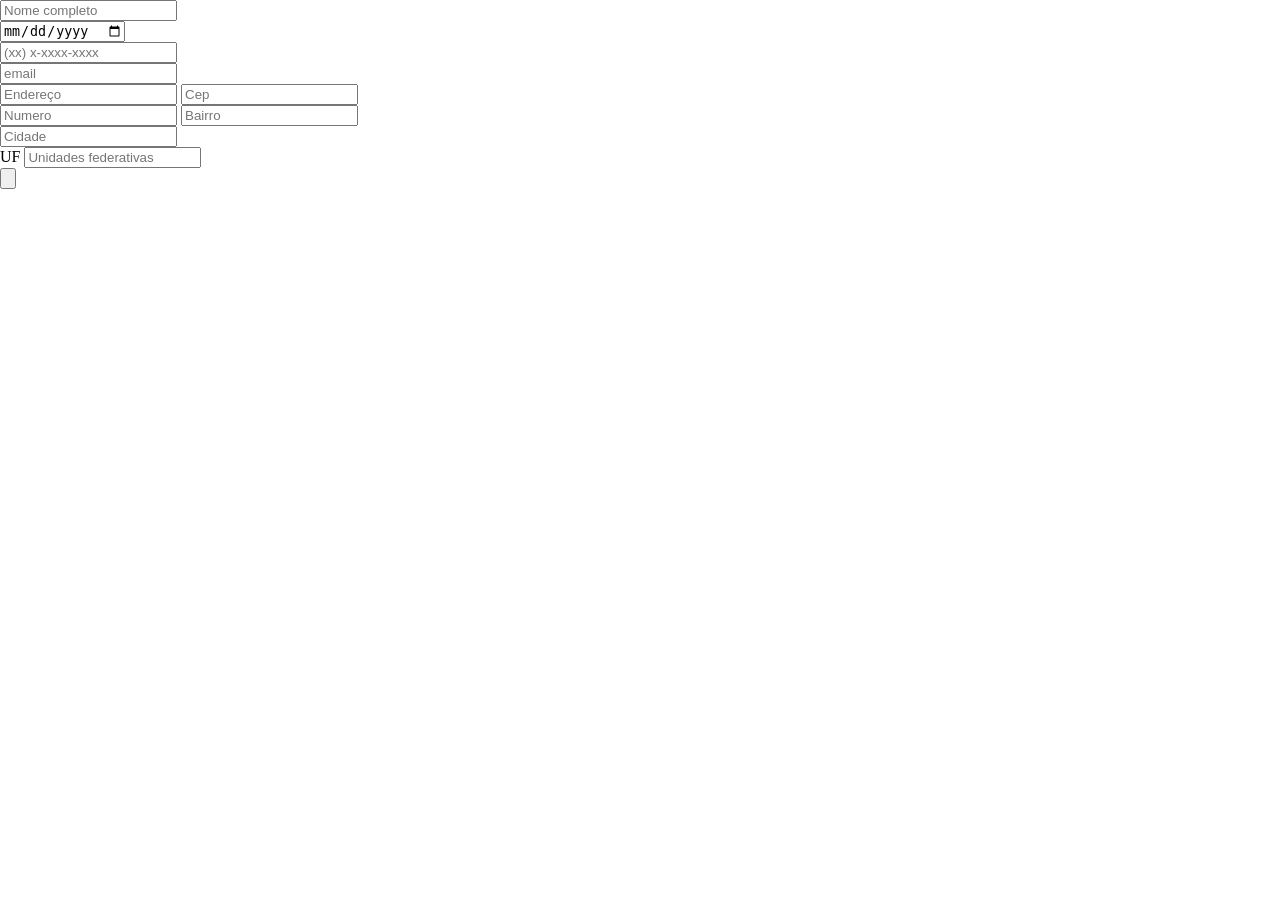
<file: Formulario/index.html>
<!DOCTYPE html>
<html lang="pt-br">
<head>
    <meta charset="UTF-8">
    <meta name="viewport" content="width=device-width, initial-scale=1.0">
    <title>Formulario</title>
</head>
<body style="margin: 0;display: flex;">
    <div>
        <form action="" method="">
        <input type="text" placeholder="Nome completo">
        <br>
        <input type="date" placeholder="nascimento">
        <br>
        <input type="tel" placeholder="(xx) x-xxxx-xxxx">
        <br>
        <input type="email" placeholder="email">
        <br>
        <input type="text" placeholder="Endereço">
        <input type="number" placeholder="Cep">
        <br>
        <input type="number" placeholder="Numero">
        <input type="text" placeholder="Bairro">
        <br>
        <input type="text" placeholder="Cidade">
        <br>
        <datalist id="Unidades-federais">
            <option></option>
            <option>SP</option>
            <option>RJ</option>
            <option>CE</option>
        </datalist>
        <label for="UF">UF</label>
        <input list="Unidades-federais" id="UF" placeholder="Unidades federativas">
        <br>
        <input type="button" placeholder="Enviar formulario">
    </form>
    </div>
</body>
</html>
</file>
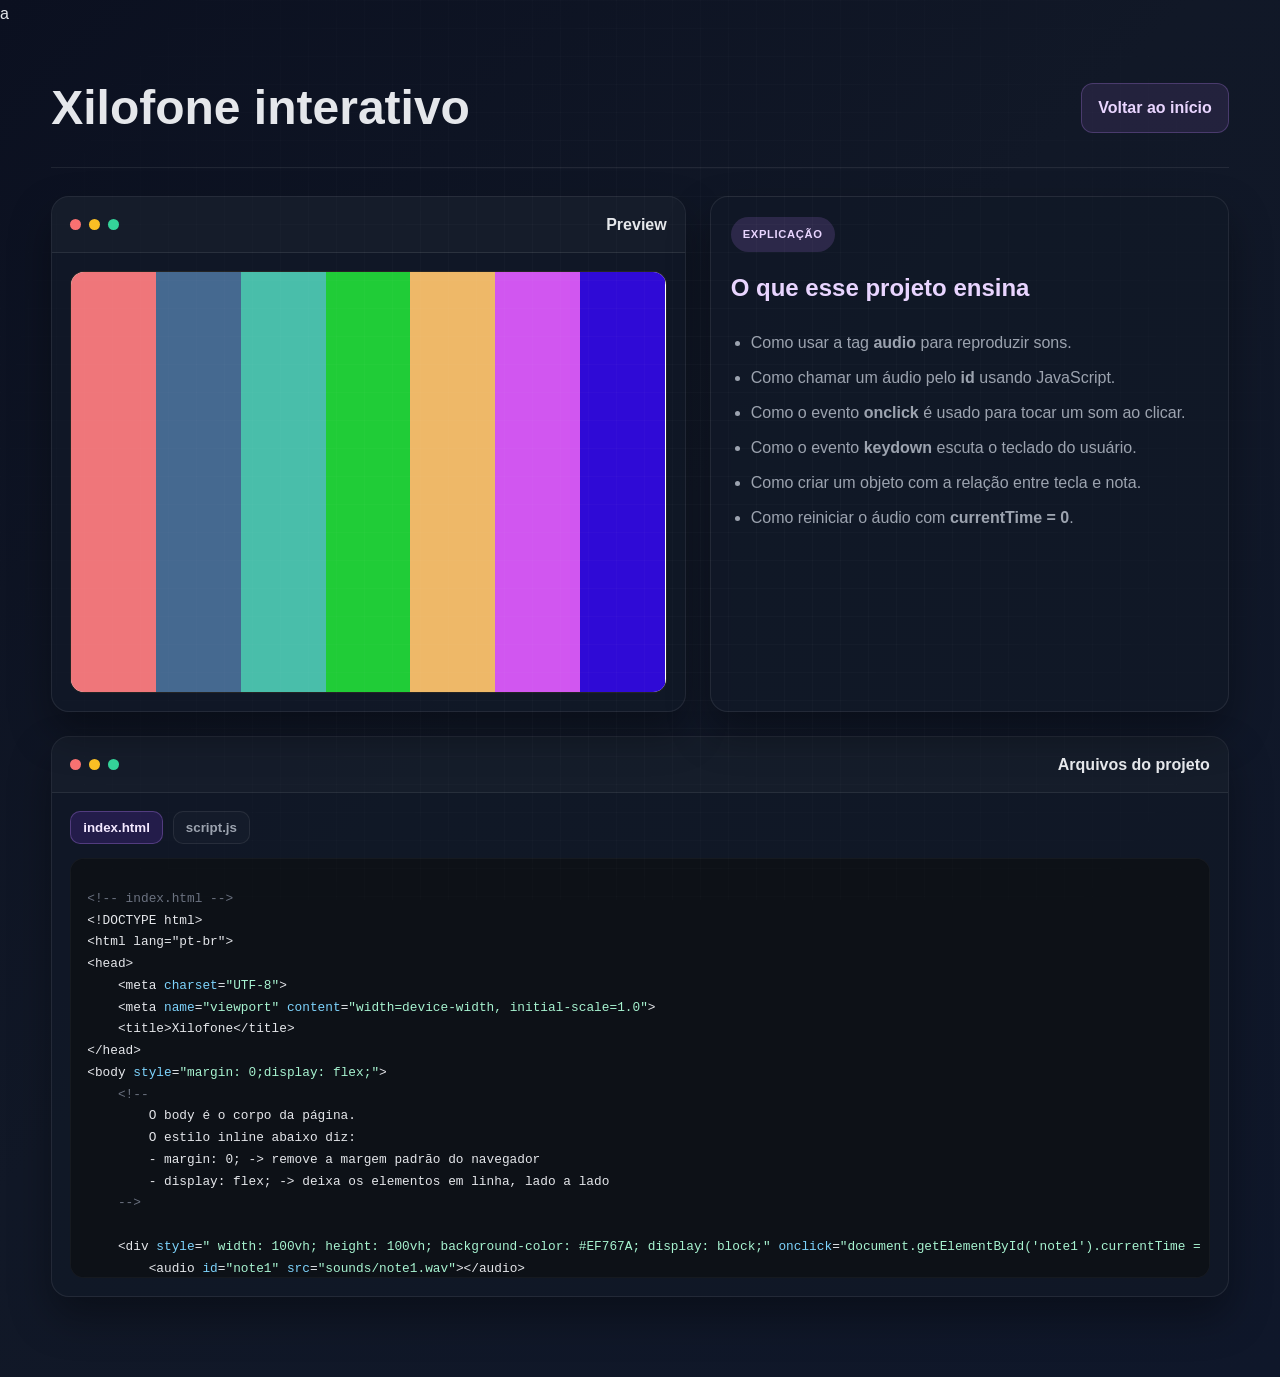
<file: xilofone-detalhes.html>
a<!DOCTYPE html>
<html lang="pt-br">
<head>
    <meta charset="UTF-8">
    <meta name="viewport" content="width=device-width, initial-scale=1.0">
    <title>Xilofone - Detalhes</title>
    <link rel="stylesheet" href="style.css">
    <style>
        :root {
            --bg: #0b1020;
            --panel: #111827;
            --panel-2: #1f2937;
            --line: rgba(255,255,255,0.08);
            --text: #e5e7eb;
            --muted: #9ca3af;
            --purple: #c084fc;
            --blue: #7dd3fc;
            --green: #34d399;
            --yellow: #fbbf24;
            --red: #f87171;
        }

        * { box-sizing: border-box; }

        body {
            margin: 0;
            background: linear-gradient(135deg, #0b1020, #111827 45%, #0f172a);
            color: var(--text);
            font-family: Arial, Helvetica, sans-serif;
        }

        .page-shell {
            width: min(1200px, 92vw);
            margin: 40px auto 80px;
        }

        .topbar-page {
            display: flex;
            justify-content: space-between;
            align-items: center;
            gap: 20px;
            margin-bottom: 28px;
            padding-bottom: 18px;
            border-bottom: 1px solid var(--line);
        }

        .topbar-page h1 {
            margin: 0;
            font-size: clamp(2rem, 4vw, 3rem);
        }

        .back-link {
            display: inline-block;
            padding: 10px 16px;
            border-radius: 12px;
            background: rgba(192,132,252,0.10);
            border: 1px solid rgba(192,132,252,0.25);
            color: #e9d5ff;
            text-decoration: none;
            font-weight: 700;
        }

        .content-grid {
            display: grid;
            grid-template-columns: 1.1fr 0.9fr;
            gap: 24px;
        }

        .panel {
            background: rgba(17, 24, 39, 0.96);
            border: 1px solid var(--line);
            border-radius: 18px;
            box-shadow: 0 20px 40px rgba(0,0,0,0.35);
            overflow: hidden;
        }

        .panel-head {
            display: flex;
            justify-content: space-between;
            align-items: center;
            padding: 14px 18px;
            border-bottom: 1px solid var(--line);
            background: rgba(255,255,255,0.02);
        }

        .dots span {
            display: inline-block;
            width: 11px;
            height: 11px;
            border-radius: 50%;
            margin-right: 8px;
            background: #fff;
        }

        .dots span:nth-child(1) { background: var(--red); }
        .dots span:nth-child(2) { background: var(--yellow); }
        .dots span:nth-child(3) { background: var(--green); }

        .panel-body {
            padding: 18px;
        }

        .preview-box {
            border-radius: 14px;
            overflow: hidden;
            border: 1px solid rgba(255,255,255,0.08);
            background: #111;
        }

        iframe {
            width: 100%;
            height: 420px;
            border: 0;
            background: #fff;
        }

        .explain {
            padding: 20px;
        }

        .explain h2 {
            margin-top: 0;
            color: #e9d5ff;
        }

        .explain ul {
            padding-left: 20px;
            color: var(--muted);
        }

        .explain li + li {
            margin-top: 8px;
        }

        .small-tag {
            display: inline-block;
            padding: 8px 12px;
            border-radius: 999px;
            background: rgba(192,132,252,0.16);
            color: #e9d5ff;
            font-weight: 700;
            font-size: 0.7rem;
            text-transform: uppercase;
            letter-spacing: 0.06em;
            margin-bottom: 16px;
        }

        .code-tabs {
            display: flex;
            gap: 10px;
            margin-bottom: 14px;
        }

        .code-tab {
            background: rgba(255,255,255,0.02);
            border: 1px solid var(--line);
            color: var(--muted);
            border-radius: 10px;
            padding: 8px 12px;
            font-weight: 700;
        }

        .code-tab.active {
            background: rgba(124,58,237,0.18);
            color: #f3e8ff;
            border-color: rgba(192,132,252,0.3);
        }

        .code-box {
            background: #0d1117;
            color: #e5e7eb;
            border-radius: 14px;
            padding: 16px;
            overflow: auto;
            max-height: 420px;
            font-size: 0.8rem;
            line-height: 1.7;
            border: 1px solid rgba(255,255,255,0.04);
        }

        .token-keyword { color: #c084fc; }
        .token-string { color: #a7f3d0; }
        .token-attr { color: #7dd3fc; }
        .token-comment { color: #6b7280; }

        @media (max-width: 820px) {
            .content-grid { grid-template-columns: 1fr; }
            .topbar-page { flex-direction: column; align-items: flex-start; }
        }
    </style>
</head>
<body>
    <div class="page-shell">
        <div class="topbar-page">
            <h1>Xilofone interativo</h1>
            <a class="back-link" href="index.html">Voltar ao início</a>
        </div>

        <div class="content-grid">
            <section class="panel">
                <div class="panel-head">
                    <div class="dots"><span></span><span></span><span></span></div>
                    <strong>Preview</strong>
                </div>
                <div class="panel-body">
                    <div class="preview-box">
                        <iframe src="xilofone/index.html" title="Preview do Xilofone"></iframe>
                    </div>
                </div>
            </section>

            <aside class="panel explain">
                <div class="small-tag">Explicação</div>
                <h2>O que esse projeto ensina</h2>
                <ul>
                    <li>Como usar a tag <strong>audio</strong> para reproduzir sons.</li>
                    <li>Como chamar um áudio pelo <strong>id</strong> usando JavaScript.</li>
                    <li>Como o evento <strong>onclick</strong> é usado para tocar um som ao clicar.</li>
                    <li>Como o evento <strong>keydown</strong> escuta o teclado do usuário.</li>
                    <li>Como criar um objeto com a relação entre tecla e nota.</li>
                    <li>Como reiniciar o áudio com <strong>currentTime = 0</strong>.</li>
                </ul>
            </aside>
        </div>

        <div class="panel" style="margin-top: 24px;">
            <div class="panel-head">
                <div class="dots"><span></span><span></span><span></span></div>
                <strong>Arquivos do projeto</strong>
            </div>
            <div class="panel-body">
                <div class="code-tabs">
                    <button class="code-tab active">index.html</button>
                    <button class="code-tab">script.js</button>
                </div>
                <div class="code-box">
<pre><code><span class="token-comment">&lt;!-- index.html --&gt;</span>
<span class="token-tag">&lt;!DOCTYPE html&gt;</span>
<span class="token-tag">&lt;html lang="pt-br"&gt;</span>
<span class="token-tag">&lt;head&gt;</span>
    <span class="token-tag">&lt;meta</span> <span class="token-attr">charset</span>=<span class="token-string">"UTF-8"</span><span class="token-tag">&gt;</span>
    <span class="token-tag">&lt;meta</span> <span class="token-attr">name</span>=<span class="token-string">"viewport"</span> <span class="token-attr">content</span>=<span class="token-string">"width=device-width, initial-scale=1.0"</span><span class="token-tag">&gt;</span>
    <span class="token-tag">&lt;title&gt;</span>Xilofone<span class="token-tag">&lt;/title&gt;</span>
<span class="token-tag">&lt;/head&gt;</span>
<span class="token-tag">&lt;body</span> <span class="token-attr">style</span>=<span class="token-string">"margin: 0;display: flex;"</span><span class="token-tag">&gt;</span>
    <span class="token-comment">&lt;!--</span>
        O body é o corpo da página.
        O estilo inline abaixo diz:
        - margin: 0; -> remove a margem padrão do navegador
        - display: flex; -> deixa os elementos em linha, lado a lado
    <span class="token-comment">--&gt;</span>

    <span class="token-tag">&lt;div</span> <span class="token-attr">style</span>=<span class="token-string">" width: 100vh; height: 100vh; background-color: #EF767A; display: block;"</span> <span class="token-attr">onclick</span>=<span class="token-string">"document.getElementById('note1').currentTime = 0; document.getElementById('note1').play()"</span><span class="token-tag">&gt;</span>
        <span class="token-tag">&lt;audio</span> <span class="token-attr">id</span>=<span class="token-string">"note1"</span> <span class="token-attr">src</span>=<span class="token-string">"sounds/note1.wav"</span><span class="token-tag">&gt;&lt;/audio&gt;</span>
    <span class="token-tag">&lt;/div&gt;</span>

    <span class="token-tag">&lt;div</span> <span class="token-attr">style</span>=<span class="token-string">"width: 100vh; height: 100vh; background-color: #456990; display: block;"</span> <span class="token-attr">onclick</span>=<span class="token-string">"document.getElementById('note2').currentTime = 0; document.getElementById('note2').play()"</span><span class="token-tag">&gt;</span>
        <span class="token-tag">&lt;audio</span> <span class="token-attr">id</span>=<span class="token-string">"note2"</span> <span class="token-attr">src</span>=<span class="token-string">"sounds/note2.wav"</span><span class="token-tag">&gt;&lt;/audio&gt;</span>
    <span class="token-tag">&lt;/div&gt;</span>

    <span class="token-tag">&lt;div</span> <span class="token-attr">style</span>=<span class="token-string">"width: 100vh; height: 100vh; background-color: #49BEAA; display: block;"</span> <span class="token-attr">onclick</span>=<span class="token-string">"document.getElementById('note3').currentTime = 0; document.getElementById('note3').play()"</span><span class="token-tag">&gt;</span>
        <span class="token-tag">&lt;audio</span> <span class="token-attr">id</span>=<span class="token-string">"note3"</span> <span class="token-attr">src</span>=<span class="token-string">"sounds/note3.wav"</span><span class="token-tag">&gt;&lt;/audio&gt;</span>
    <span class="token-tag">&lt;/div&gt;</span>

    <span class="token-tag">&lt;div</span> <span class="token-attr">style</span>=<span class="token-string">"width: 100vh; height: 100vh; background-color: #20cc37; display: block;"</span> <span class="token-attr">onclick</span>=<span class="token-string">"document.getElementById('note4').currentTime = 0; document.getElementById('note4').play()"</span><span class="token-tag">&gt;</span>
        <span class="token-tag">&lt;audio</span> <span class="token-attr">id</span>=<span class="token-string">"note4"</span> <span class="token-attr">src</span>=<span class="token-string">"sounds/note4.wav"</span><span class="token-tag">&gt;&lt;/audio&gt;</span>
    <span class="token-tag">&lt;/div&gt;</span>

    <span class="token-tag">&lt;div</span> <span class="token-attr">style</span>=<span class="token-string">"width: 100vh; height: 100vh; background-color: #EEB868; display: block;"</span> <span class="token-attr">onclick</span>=<span class="token-string">"document.getElementById('note5').currentTime = 0; document.getElementById('note5').play()"</span><span class="token-tag">&gt;</span>
        <span class="token-tag">&lt;audio</span> <span class="token-attr">id</span>=<span class="token-string">"note5"</span> <span class="token-attr">src</span>=<span class="token-string">"sounds/note5.wav"</span><span class="token-tag">&gt;&lt;/audio&gt;</span>
    <span class="token-tag">&lt;/div&gt;</span>

    <span class="token-tag">&lt;div</span> <span class="token-attr">style</span>=<span class="token-string">"width: 100vh; height: 100vh; background-color: #d156f0; display: block;"</span> <span class="token-attr">onclick</span>=<span class="token-string">"document.getElementById('note6').currentTime = 0; document.getElementById('note6').play()"</span><span class="token-tag">&gt;</span>
        <span class="token-tag">&lt;audio</span> <span class="token-attr">id</span>=<span class="token-string">"note6"</span> <span class="token-attr">src</span>=<span class="token-string">"sounds/note6.wav"</span><span class="token-tag">&gt;&lt;/audio&gt;</span>
    <span class="token-tag">&lt;/div&gt;</span>

    <span class="token-tag">&lt;div</span> <span class="token-attr">style</span>=<span class="token-string">"width: 100vh; height: 100vh; background-color: #2f0ad6; display: block;"</span> <span class="token-attr">onclick</span>=<span class="token-string">"document.getElementById('note7').currentTime = 0; document.getElementById('note7').play()"</span><span class="token-tag">&gt;</span>
        <span class="token-tag">&lt;audio</span> <span class="token-attr">id</span>=<span class="token-string">"note7"</span> <span class="token-attr">src</span>=<span class="token-string">"sounds/note7.wav"</span><span class="token-tag">&gt;&lt;/audio&gt;</span>
    <span class="token-tag">&lt;/div&gt;</span>

    <span class="token-comment">&lt;!--</span>
        Aqui começa o JavaScript.
        A função document.addEventListener('keydown', ...) escuta o teclado.
    <span class="token-comment">--&gt;</span>
    <span class="token-tag">&lt;script&gt;</span>
        <span class="token-keyword">document</span>.addEventListener(<span class="token-string">'keydown'</span>, <span class="token-keyword">function</span>(event) {
            <span class="token-keyword">const</span> tecla = event.key.toLowerCase();

            <span class="token-keyword">const</span> notas = {
                <span class="token-string">'a'</span>: <span class="token-string">'note1'</span>,
                <span class="token-string">'s'</span>: <span class="token-string">'note2'</span>,
                <span class="token-string">'d'</span>: <span class="token-string">'note3'</span>,
                <span class="token-string">'f'</span>: <span class="token-string">'note4'</span>,
                <span class="token-string">'g'</span>: <span class="token-string">'note5'</span>,
                <span class="token-string">'h'</span>: <span class="token-string">'note6'</span>,
                <span class="token-string">'j'</span>: <span class="token-string">'note7'</span>
            };

            <span class="token-keyword">if</span> (notas[tecla]) {
                <span class="token-keyword">const</span> audio = document.getElementById(notas[tecla]);
                audio.currentTime = 0;
                audio.play();
            }
        });
    <span class="token-tag">&lt;/script&gt;</span>
<span class="token-tag">&lt;/body&gt;</span>
<span class="token-tag">&lt;/html&gt;</span>
</code></pre>
                </div>
            </div>
        </div>
    </div>
</body>
</html>
</file>
<file: style.css>
/*
    Arquivo principal de estilo do portfólio de aulas.
    Ele organiza todo o visual da página com um tema cyber-tech em preto, roxo e branco.

    Estrutura do arquivo:
    1. variáveis de cor e sombras
    2. reset do navegador
    3. fundo visual e layout geral
    4. hero/header com apresentação do curso
    5. cards das aulas e projetos
    6. elementos ilustrativos e mini demos
    7. glossário e timeline de slides
    8. interatividade, hover e responsividade

    Comentário didático:
    - :root guarda as cores em um único lugar para facilitar manutenção.
    - As variáveis ajudam o design a ficar consistente em toda a página.
    - A ideia é manter a aparência limpa, moderna e voltada para desenvolvimento web.
*/

:root {
    --bg: #07070b;
    --bg-2: #12121a;
    --panel: rgba(22, 22, 33, 0.9);
    --panel-strong: #181826;
    --primary: #a855f7;
    --secondary: #d8b4fe;
    --accent: #f5f5f5;
    --text: #f4f4f5;
    --muted: #c9c7d2;
    --line: rgba(255,255,255,0.08);
    --shadow: 0 20px 40px rgba(0,0,0,0.45);
    --glow: 0 0 25px rgba(168, 85, 247, 0.45);
}

* {
    box-sizing: border-box;
}

html {
    scroll-behavior: smooth;
}

body {
    margin: 0;
    font-family: Arial, Helvetica, sans-serif;
    background:
        radial-gradient(circle at top left, rgba(168,85,247,0.18), transparent 30%),
        radial-gradient(circle at bottom right, rgba(255,255,255,0.08), transparent 25%),
        linear-gradient(135deg, var(--bg), var(--bg-2));
    color: var(--text);
    line-height: 1.7;
    position: relative;
    overflow-x: hidden;
}

body::before {
    content: "";
    position: fixed;
    inset: 0;
    background-image:
        linear-gradient(rgba(255,255,255,0.02) 1px, transparent 1px),
        linear-gradient(90deg, rgba(255,255,255,0.02) 1px, transparent 1px);
    background-size: 28px 28px;
    pointer-events: none;
    mask-image: radial-gradient(circle at center, black 35%, transparent 100%);
}

a {
    color: inherit;
    text-decoration: none;
}

.container {
    width: min(1200px, 90vw);
    margin: 0 auto;
}

.hero {
    padding: 30px 0 40px;
    background: radial-gradient(circle at top left, rgba(168,85,247,0.15), transparent 35%),
                radial-gradient(circle at bottom right, rgba(255,255,255,0.06), transparent 28%);
    position: relative;
}

.hero::after {
    content: "";
    position: absolute;
    inset: 10% 8% auto auto;
    width: 220px;
    height: 220px;
    border-radius: 50%;
    background: radial-gradient(circle, rgba(168,85,247,0.32), transparent 68%);
    filter: blur(18px);
    pointer-events: none;
}

.topbar {
    display: flex;
    justify-content: space-between;
    align-items: center;
    gap: 20px;
    padding: 12px 0 32px;
}

.brand {
    font-size: 1.05rem;
    font-weight: 700;
    letter-spacing: 0.08em;
    text-transform: uppercase;
    color: var(--secondary);
}

.nav {
    display: flex;
    gap: 18px;
    flex-wrap: wrap;
    font-size: 0.95rem;
    color: var(--muted);
}

.nav a {
    padding: 8px 12px;
    border-radius: 999px;
    transition: 0.25s ease;
}

.nav a:hover {
    background: rgba(255,255,255,0.04);
    color: #fff;
}

.hero-content {
    display: grid;
    grid-template-columns: 1.2fr 0.8fr;
    gap: 28px;
    align-items: center;
    padding: 20px 0 30px;
}

.hero h1 {
    font-size: clamp(2.4rem, 5vw, 4.4rem);
    line-height: 1.05;
    margin: 0 0 18px;
}

.highlight {
    color: var(--secondary);
    text-shadow: var(--glow);
}

.hero p {
    margin: 0 0 22px;
    font-size: 1.05rem;
    color: var(--muted);
    max-width: 650px;
}

.cta-row {
    display: flex;
    flex-wrap: wrap;
    gap: 16px;
    margin-top: 14px;
}

.btn {
    display: inline-flex;
    align-items: center;
    justify-content: center;
    padding: 14px 22px;
    border-radius: 14px;
    font-weight: 700;
    transition: transform 0.2s ease, box-shadow 0.2s ease;
}

.btn:hover {
    transform: translateY(-2px);
}

.btn-primary {
    background: linear-gradient(135deg, var(--primary), #8b5cf6);
    color: #120c1c;
    box-shadow: 0 14px 30px rgba(168,85,247,0.35);
}

.btn-secondary {
    background: rgba(255,255,255,0.04);
    border: 1px solid var(--line);
    color: var(--text);
}

.hero-card {
    background: rgba(255,255,255,0.025);
    border: 1px solid var(--line);
    border-radius: 22px;
    padding: 22px;
    box-shadow: var(--shadow);
    backdrop-filter: blur(10px);
    animation: floatCard 4s ease-in-out infinite;
}

.hero-badges {
    display: flex;
    flex-wrap: wrap;
    gap: 10px;
    margin: 18px 0 4px;
}

.hero-badges span {
    background: rgba(168,85,247,0.12);
    border: 1px solid rgba(216,180,254,0.25);
    color: var(--secondary);
    padding: 8px 12px;
    border-radius: 999px;
    font-size: 0.8rem;
    letter-spacing: 0.04em;
    font-weight: 700;
}

.mini-stat {
    display: flex;
    align-items: center;
    justify-content: space-between;
    gap: 16px;
    padding: 14px 0;
    border-bottom: 1px solid var(--line);
}

.mini-stat:last-child {
    border-bottom: none;
}

.mini-stat strong {
    font-size: 1.6rem;
    color: var(--secondary);
}

.section {
    padding: 80px 0;
}

.section-title {
    font-size: clamp(2rem, 3vw, 2.8rem);
    margin: 0 0 12px;
}

.section-sub {
    color: var(--muted);
    margin: 0 0 30px;
    max-width: 700px;
}

.grid {
    display: grid;
    grid-template-columns: repeat(auto-fit, minmax(260px, 1fr));
    gap: 24px;
}

.card {
    background: linear-gradient(180deg, rgba(24,24,38,0.95), rgba(13,13,18,0.95));
    border: 1px solid var(--line);
    border-radius: 18px;
    padding: 22px;
    box-shadow: var(--shadow);
    transition: transform 0.28s ease, box-shadow 0.28s ease, border-color 0.28s ease;
}

.card:hover,
.glossary-item:hover,
.timeline-item:hover,
.demo-card:hover {
    transform: translateY(-6px);
    border-color: rgba(216,180,254,0.5);
    box-shadow: 0 25px 45px rgba(0,0,0,0.46), 0 0 24px rgba(168,85,247,0.18);
}

.card-visual {
    position: relative;
    overflow: hidden;
    height: 160px;
    border-radius: 14px;
    margin-bottom: 18px;
    border: 1px solid rgba(255,255,255,0.06);
    background: linear-gradient(135deg, rgba(168,85,247,0.28), rgba(255,255,255,0.04));
}

.code-window {
    display: flex;
    gap: 8px;
    padding: 14px 16px;
    border-bottom: 1px solid rgba(255,255,255,0.06);
}

.code-window span {
    width: 10px;
    height: 10px;
    border-radius: 50%;
    display: block;
    background: #ffffff;
    opacity: 0.8;
}

.layout-demo {
    display: flex;
    align-items: end;
    gap: 14px;
    height: calc(100% - 42px);
    padding: 18px 16px;
}

.layout-demo div {
    flex: 1;
    border-radius: 10px 10px 0 0;
    background: linear-gradient(180deg, #f5f5f5, #a855f7);
    box-shadow: inset 0 0 18px rgba(255,255,255,0.18);
}

.layout-demo-row div:nth-child(1) { height: 45%; }
.layout-demo-row div:nth-child(2) { height: 68%; }
.layout-demo-row div:nth-child(3) { height: 84%; }

.visual-audio {
    background: linear-gradient(135deg, rgba(168,85,247,0.24), rgba(255,255,255,0.06));
    display: flex;
    flex-direction: column;
    justify-content: center;
    padding: 18px;
    gap: 16px;
}

.player-panel {
    display: flex;
    align-items: center;
    gap: 10px;
    background: rgba(9,9,12,0.6);
    border: 1px solid rgba(255,255,255,0.08);
    border-radius: 14px;
    padding: 12px 14px;
}

.btn-circle {
    width: 22px;
    height: 22px;
    border-radius: 50%;
    background: linear-gradient(135deg, #ffffff, #d8b4fe);
    display: inline-block;
}

.bar {
    display: inline-block;
    border-radius: 999px;
    background: linear-gradient(180deg, #d8b4fe, #ffffff);
}

.bar-1 { width: 12px; height: 26px; }
.bar-2 { width: 12px; height: 18px; }
.bar-3 { width: 12px; height: 30px; }

.keypad {
    display: flex;
    gap: 10px;
}

.keypad span {
    flex: 1;
    background: rgba(255,255,255,0.08);
    border: 1px solid rgba(255,255,255,0.1);
    border-radius: 10px;
    display: flex;
    align-items: center;
    justify-content: center;
    height: 42px;
    font-weight: 700;
    color: #fff;
}

.visual-gallery {
    background: linear-gradient(135deg, rgba(168,85,247,0.22), rgba(255,255,255,0.04));
    display: flex;
    align-items: center;
    justify-content: center;
    padding: 14px;
}

.image-strip {
    display: flex;
    gap: 10px;
    width: 100%;
    height: 100%;
    align-items: end;
}

.img-box {
    display: block;
    flex: 1;
    border-radius: 12px;
    border: 1px solid rgba(255,255,255,0.08);
    box-shadow: inset 0 0 25px rgba(255,255,255,0.08);
}

.img-one { background: linear-gradient(135deg, #f5f5f5, #a855f7); height: 68%; }
.img-two { background: linear-gradient(135deg, #d8b4fe, #1f1f2a); height: 82%; }
.img-three { background: linear-gradient(135deg, #ffffff, #a855f7); height: 58%; }
.img-four { background: linear-gradient(135deg, #d8b4fe, #f5f5f5); height: 90%; }

.visual-xylophone {
    background: linear-gradient(135deg, rgba(255,255,255,0.09), rgba(168,85,247,0.22));
    display: flex;
    align-items: end;
    justify-content: center;
    padding: 18px 12px;
}

.xylophone-bars {
    display: flex;
    align-items: end;
    justify-content: center;
    gap: 8px;
    width: 100%;
    height: 100%;
}

.xylophone-bars span {
    display: block;
    flex: 1;
    border-radius: 12px 12px 0 0;
    background: linear-gradient(180deg, #f5f5f5, #a855f7);
    box-shadow: 0 0 15px rgba(168,85,247,0.35);
}

.xylophone-bars span:nth-child(1) { height: 40%; }
.xylophone-bars span:nth-child(2) { height: 52%; }
.xylophone-bars span:nth-child(3) { height: 63%; }
.xylophone-bars span:nth-child(4) { height: 74%; }
.xylophone-bars span:nth-child(5) { height: 58%; }
.xylophone-bars span:nth-child(6) { height: 78%; }
.xylophone-bars span:nth-child(7) { height: 88%; }

.tag {
    display: inline-block;
    padding: 6px 12px;
    border-radius: 999px;
    font-size: 0.76rem;
    font-weight: 700;
    letter-spacing: 0.04em;
    text-transform: uppercase;
    background: rgba(168,85,247,0.18);
    color: var(--secondary);
    margin-bottom: 14px;
}

.card h3 {
    margin: 0 0 12px;
    font-size: 1.5rem;
}

.card p {
    margin: 0 0 16px;
    color: var(--muted);
}

.card ul {
    padding-left: 18px;
    margin: 0;
    color: var(--text);
}

.card li + li {
    margin-top: 6px;
}

.card-actions {
    display: flex;
    flex-wrap: wrap;
    gap: 12px;
    margin-top: 18px;
}

.project-link {
    display: inline-block;
    padding: 10px 14px;
    border-radius: 10px;
    background: rgba(168,85,247,0.12);
    border: 1px solid rgba(216,180,254,0.25);
    color: var(--secondary);
    font-weight: 700;
    transition: transform 0.2s ease, box-shadow 0.2s ease, background 0.2s ease;
}

.project-link:hover {
    transform: translateY(-2px);
    box-shadow: 0 0 18px rgba(168,85,247,0.25);
    background: rgba(168,85,247,0.18);
}

.project-link.secondary {
    background: rgba(255,255,255,0.04);
    border-color: rgba(255,255,255,0.1);
    color: var(--text);
}

.glossary {
    display: grid;
    grid-template-columns: repeat(auto-fit, minmax(220px, 1fr));
    gap: 18px;
}

.glossary-item {
    background: rgba(255,255,255,0.02);
    border: 1px solid var(--line);
    border-radius: 14px;
    padding: 18px;
    transition: transform 0.25s ease, border-color 0.25s ease, box-shadow 0.25s ease;
}

.glossary-item strong {
    display: block;
    color: var(--secondary);
    margin-bottom: 10px;
    font-size: 1.08rem;
}

.timeline {
    display: grid;
    gap: 20px;
    margin-top: 12px;
}

.timeline-item {
    display: grid;
    grid-template-columns: 90px 1fr;
    gap: 18px;
    align-items: start;
    background: rgba(255,255,255,0.02);
    border: 1px solid var(--line);
    border-radius: 16px;
    padding: 16px 18px;
    transition: transform 0.25s ease, box-shadow 0.25s ease, border-color 0.25s ease;
}

.timeline-item span {
    display: inline-flex;
    align-items: center;
    justify-content: center;
    background: rgba(168,85,247,0.12);
    border: 1px solid rgba(216,180,254,0.25);
    color: var(--secondary);
    border-radius: 12px;
    padding: 8px 10px;
    font-weight: 700;
}

.timeline-item h4 {
    margin: 0 0 8px;
}

.demo-grid {
    display: grid;
    grid-template-columns: repeat(auto-fit, minmax(320px, 1fr));
    gap: 26px;
}

.demo-card {
    background: linear-gradient(180deg, rgba(18,24,32,0.95), rgba(10,11,17,0.96));
    border: 1px solid var(--line);
    border-radius: 22px;
    padding: 18px;
    box-shadow: var(--shadow);
    transition: transform 0.25s ease, border-color 0.25s ease, box-shadow 0.25s ease;
}

.demo-topbar {
    display: flex;
    justify-content: space-between;
    align-items: center;
    gap: 10px;
    margin-bottom: 14px;
}

.demo-topbar strong {
    color: var(--text);
    font-size: 1rem;
}

.demo-controls {
    display: flex;
    gap: 10px;
    margin-bottom: 14px;
}

.tab-btn {
    flex: 1;
    border: 1px solid var(--line);
    background: rgba(255,255,255,0.02);
    color: var(--muted);
    border-radius: 10px;
    padding: 10px 14px;
    font-weight: 700;
    cursor: pointer;
    transition: 0.2s ease;
}

.tab-btn.active {
    background: linear-gradient(135deg, var(--primary), #8b5cf6);
    color: #120c1c;
    border-color: transparent;
}

.demo-panel {
    display: none;
    width: 100%;
    min-height: 300px;
    background: rgba(0,0,0,0.18);
    border: 1px solid var(--line);
    border-radius: 16px;
    overflow: hidden;
}

.demo-panel.active {
    display: block;
}

.demo-panel iframe {
    width: 100%;
    height: 380px;
    border: 0;
    background: #fff;
}

.demo-panel pre {
    margin: 0;
    padding: 16px;
    background: #0a0a10;
    color: #f5f5f5;
    overflow: auto;
    font-size: 0.82rem;
    line-height: 1.6;
    max-height: 380px;
}

.demo-actions {
    margin-top: 16px;
}

footer {
    padding: 28px 0 60px;
    color: var(--muted);
    text-align: center;
    border-top: 1px solid var(--line);
}

@keyframes floatCard {
    0%, 100% {
        transform: translateY(0px);
    }
    50% {
        transform: translateY(-4px);
    }
}

.reveal {
    opacity: 0;
    transform: translateY(18px) scale(0.98);
    transition: opacity 0.6s ease, transform 0.6s ease;
}

.reveal.visible {
    opacity: 1;
    transform: translateY(0) scale(1);
}

@media (max-width: 760px) {
    .hero-content {
        grid-template-columns: 1fr;
    }

    .topbar {
        flex-direction: column;
        align-items: flex-start;
    }

    .timeline-item {
        grid-template-columns: 1fr;
    }

    .demo-panel iframe {
        height: 300px;
    }
}
</file>
